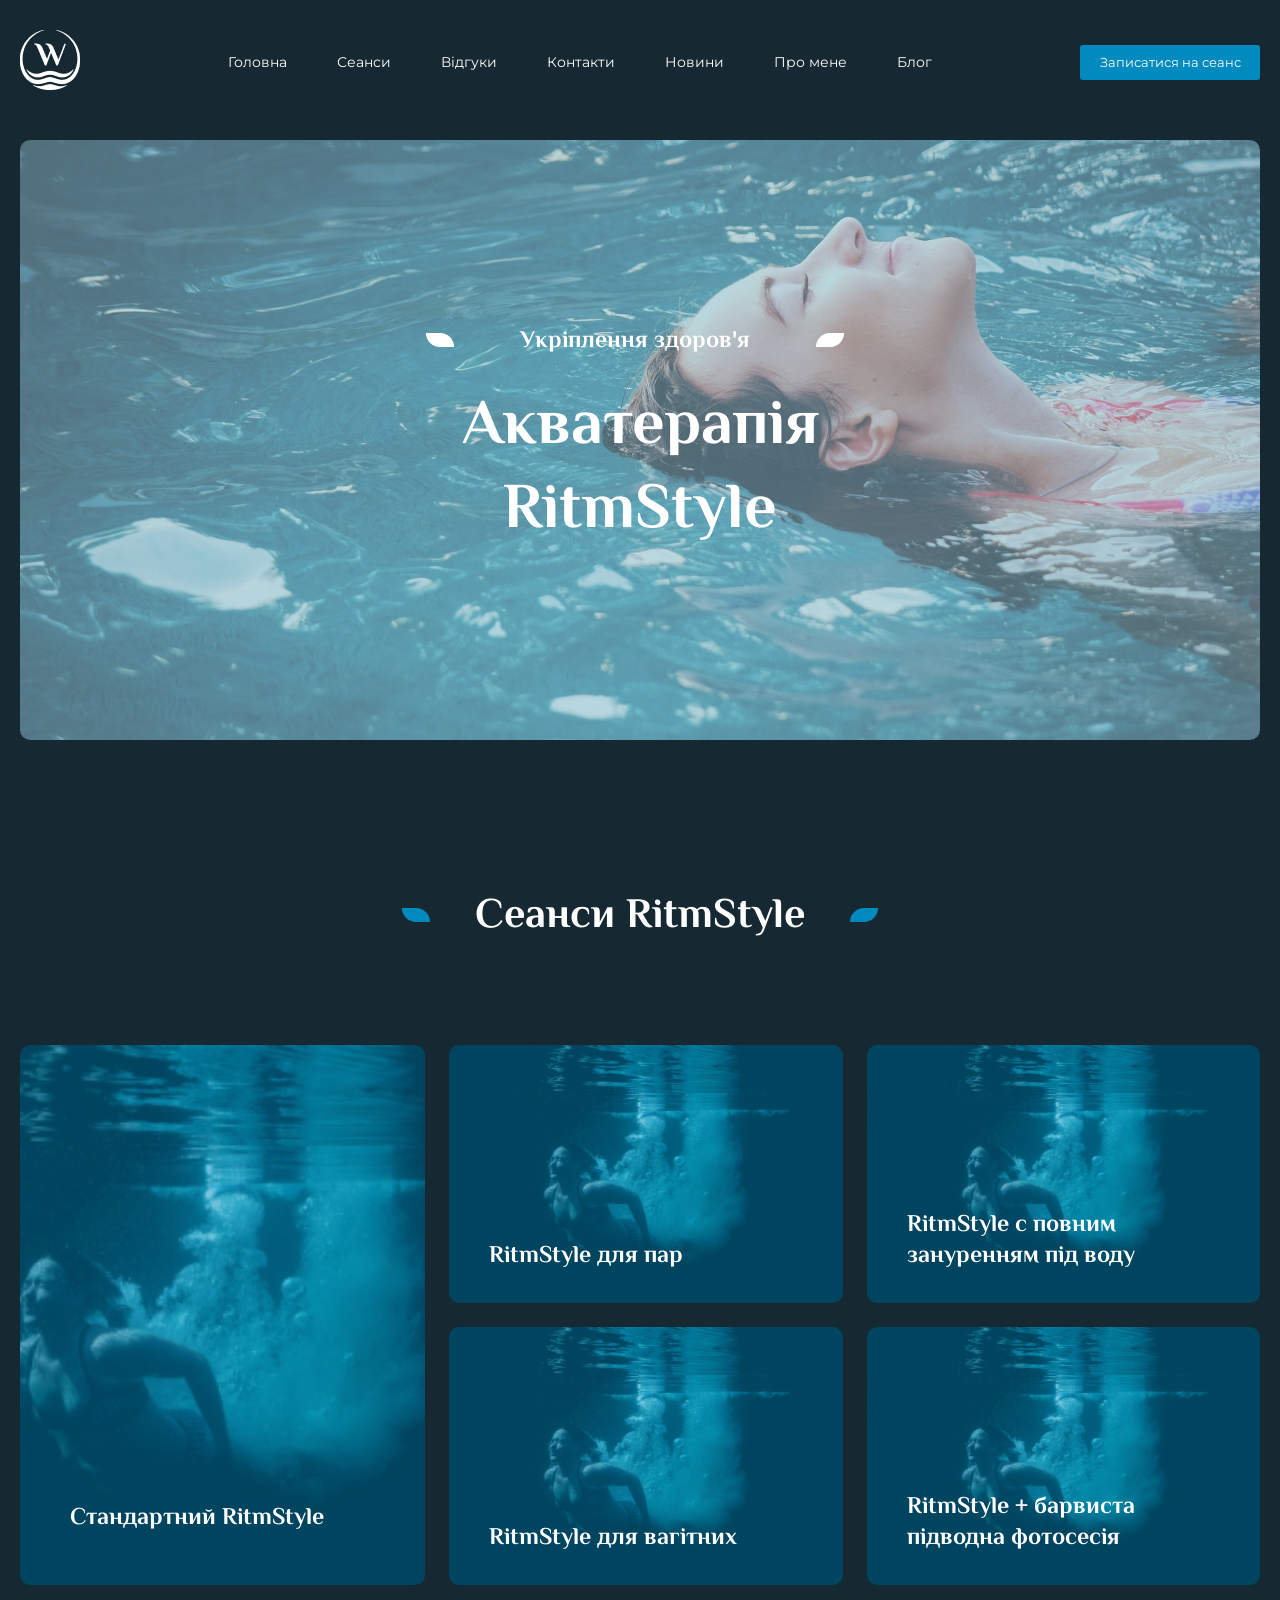
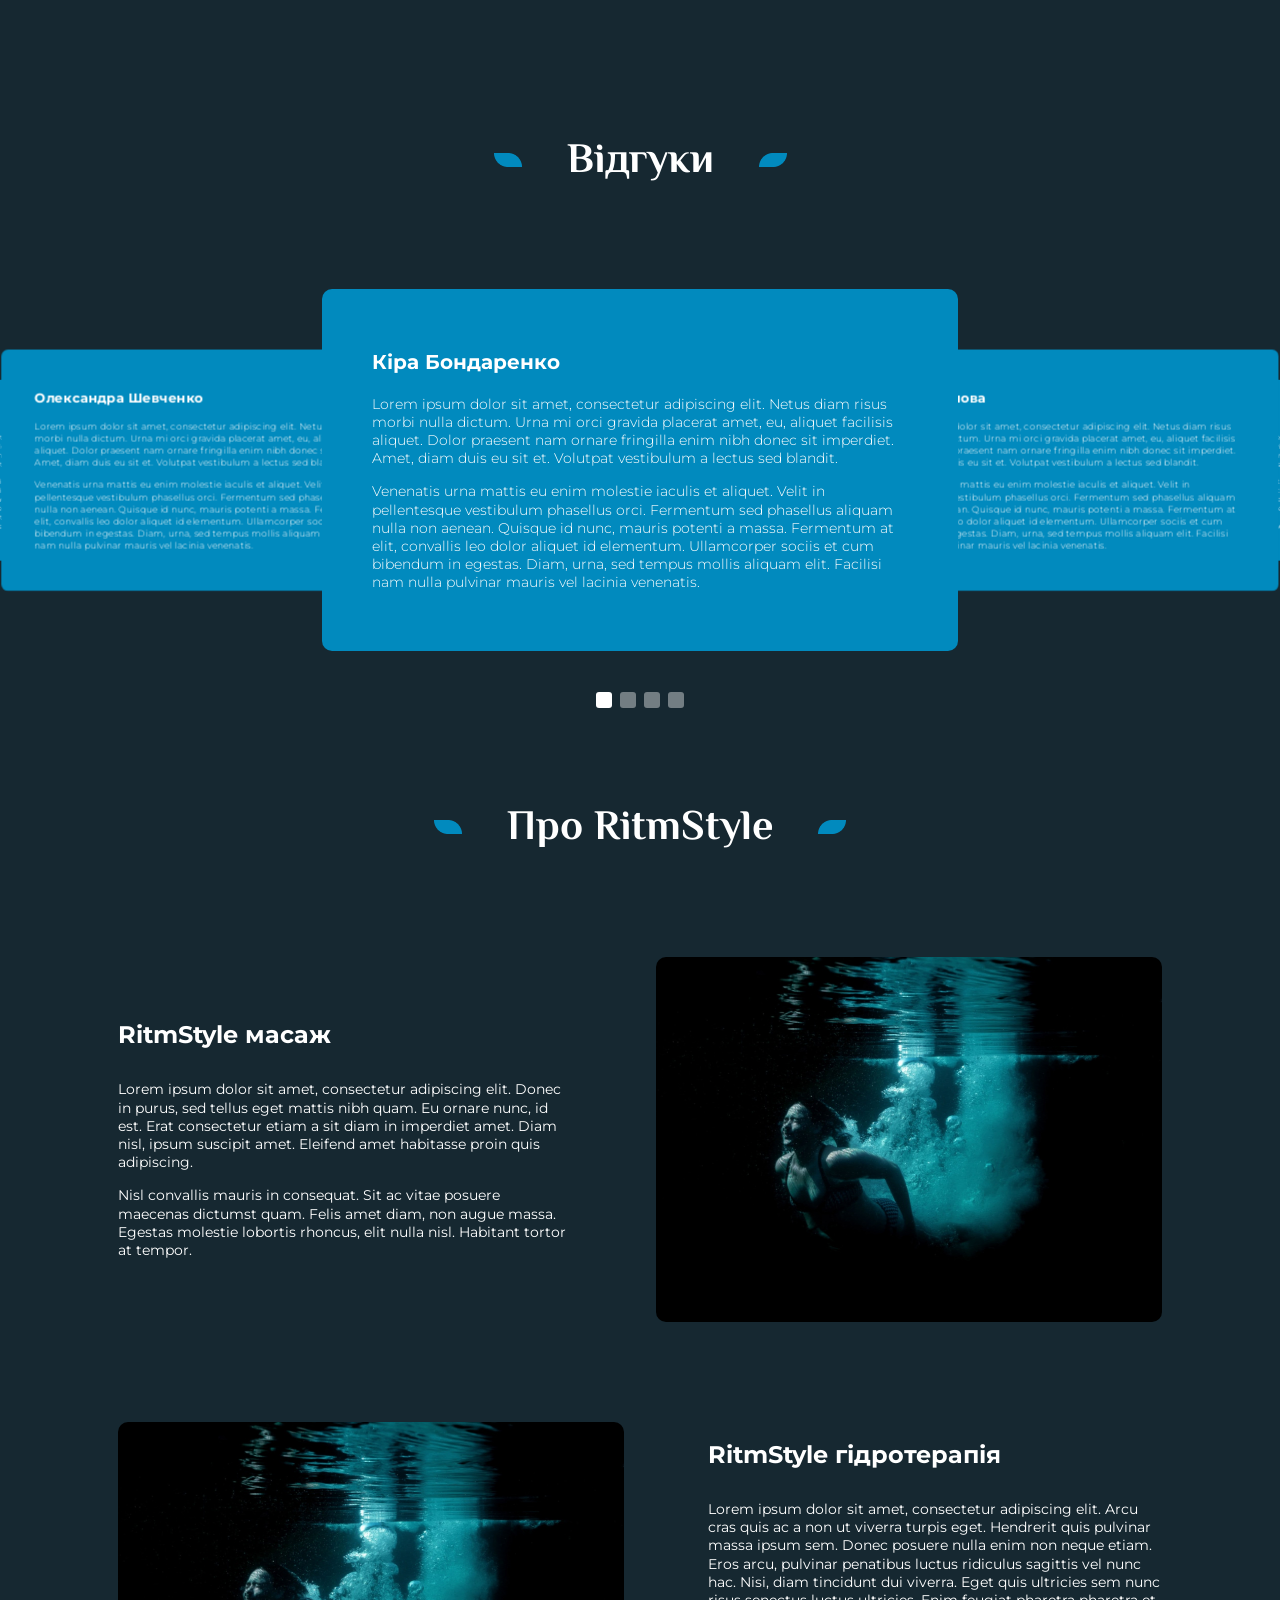
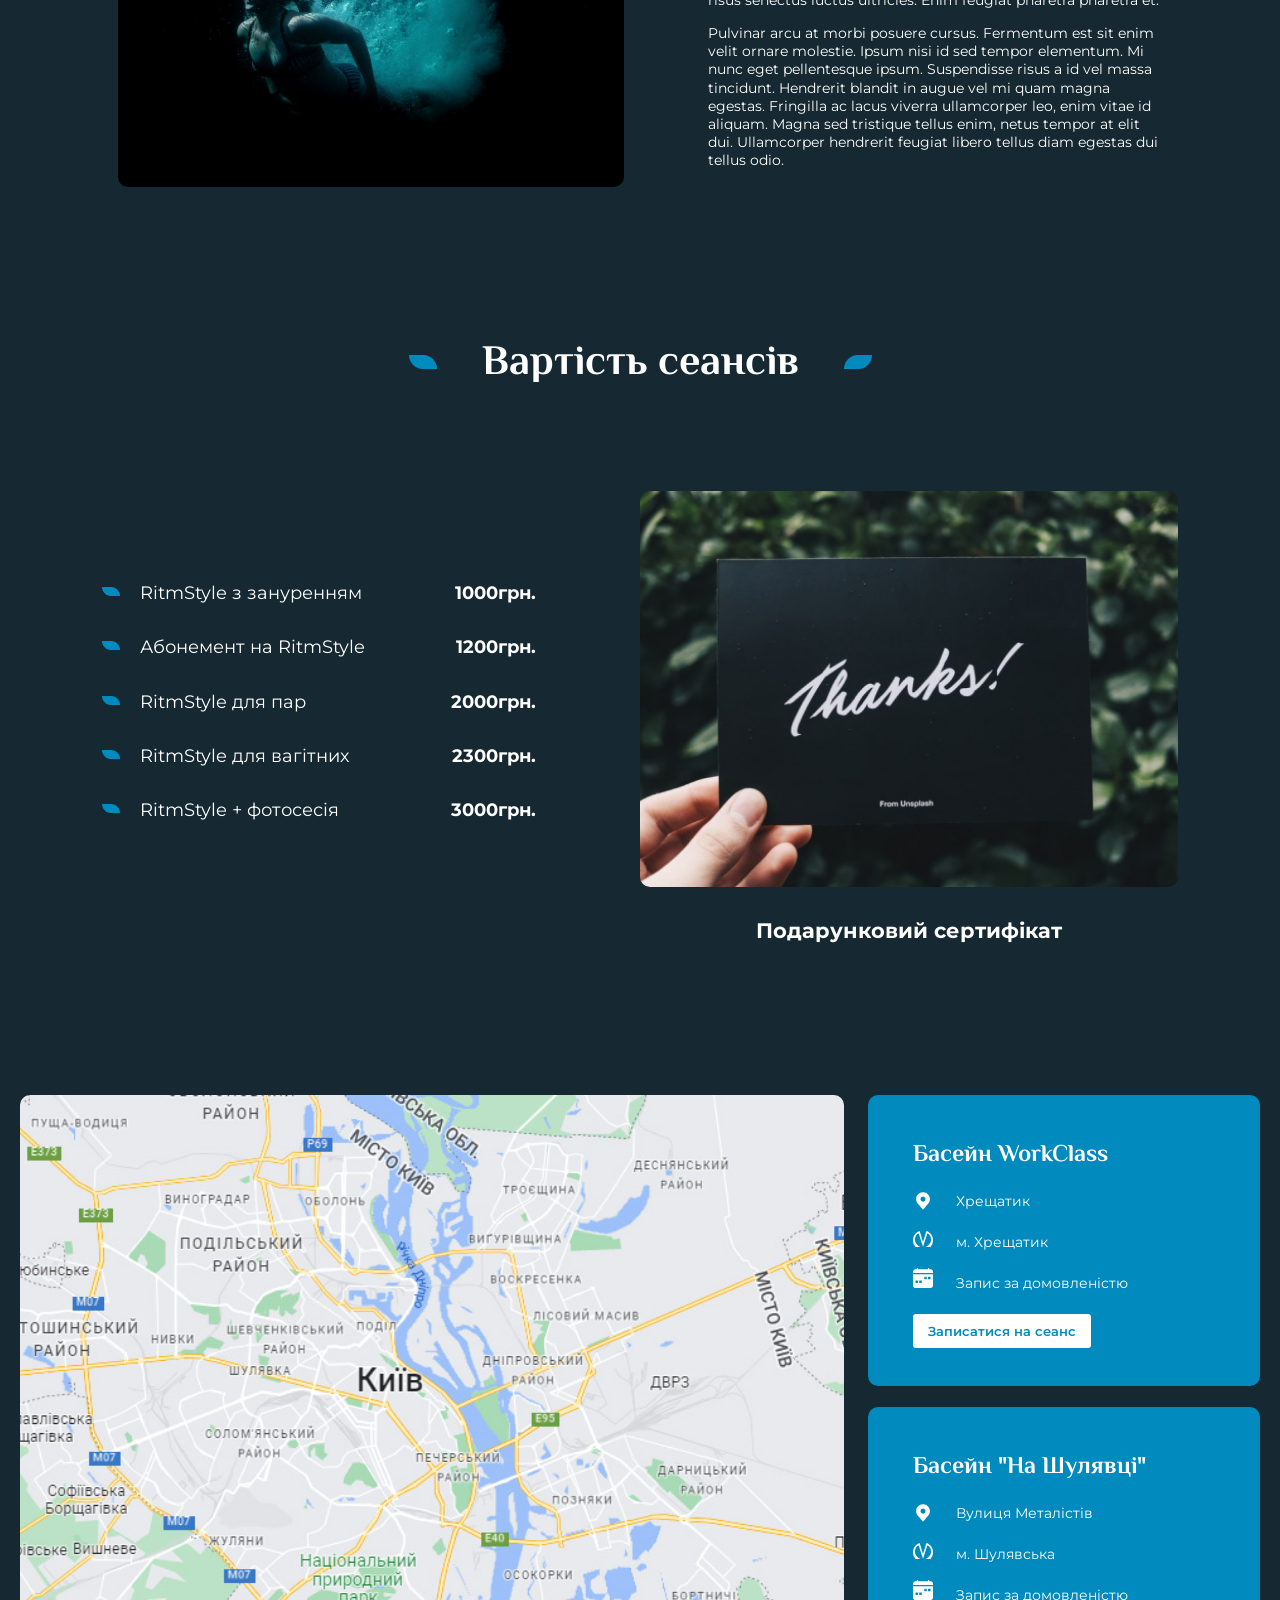
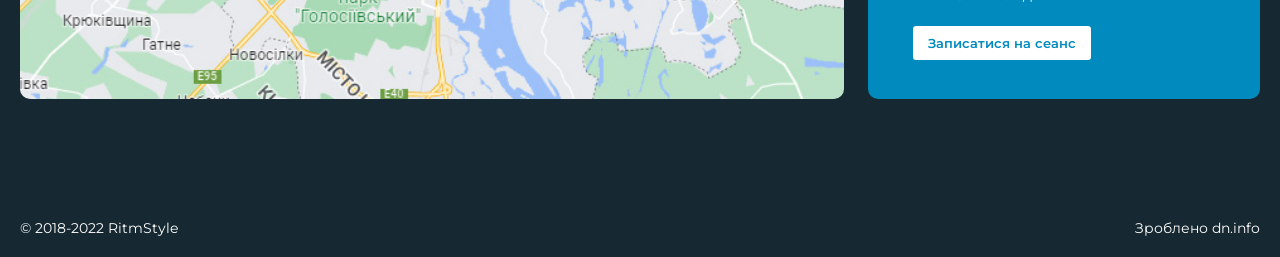
<file: index.html>
<!DOCTYPE html>
<html lang="en">
<head>
    <meta charset="UTF-8">
    <meta http-equiv="X-UA-Compatible" content="IE=edge">
    <meta name="viewport" content="width=device-width, initial-scale=1.0">
    <link rel="stylesheet" href="css/style.css">
    <link rel="preconnect" href="https://fonts.googleapis.com">
    <link rel="preconnect" href="https://fonts.gstatic.com" crossorigin>
    <link href="https://fonts.googleapis.com/css2?family=El+Messiri:wght@700&family=Montserrat:wght@300;400;600;700&display=swap" rel="stylesheet">
    <link rel="stylesheet" href="https://unpkg.com/swiper@8/swiper-bundle.min.css"/>
    <title>Aquatherapy</title>
</head>
<body>
    <div class="wrapper">
        <header class="header">
            <div class="header__container _container">
                <div class="header__main">
                    <div class="header__logo">
                        <a class="logo__link" href=""><img src="img/logo/logo.png" alt="" class="logo"></a>
                    </div>
                    <div class="header__menu menu">
                        <ul class="menu__list">
                            <li class="menu__item">
                                <a href="#" class="menu__link menu-burger__link">Головна</a>
                            </li>
                            <li class="menu__item">
                                <a href="#" class="menu__link menu-burger__link">Сеанси</a>
                            </li>
                            <li class="menu__item">
                                <a href="#" class="menu__link menu-burger__link">Відгуки</a>
                            </li>
                            <li class="menu__item">
                                <a href="#" class="menu__link menu-burger__link">Контакти</a>
                            </li>
                            <li class="menu__item">
                                <a href="#" class="menu__link menu-burger__link">Новини</a>
                            </li>
                            <li class="menu__item">
                                <a href="#" class="menu__link menu-burger__link">Про мене</a>
                            </li>
                            <li class="menu__item">
                                <a href="#" class="menu__link menu-burger__link">Блог</a>
                            </li>
                        </ul>
                    </div>
                    <div class="header__button"><a href="" class="button">Записатися на сеанс</a></div>
                    <div class="header__menu-icon">
                        <span></span>
                    </div>
                </div>
            </div>
        </header>
        <main class="page">
            <div class="page__container _container">
                <div class="page__main-block main-block">
                    <div class="main-block__bg">
                        <div class="main-block__titles main-titles">
                            <div class="main-titles__subtitle main-subtitle">
                                <div class="sibtitle__icon"><img src="img/icons/title/title_left_white.png" alt=""></div>
                                <h2 class="subtitle__messiri">Укріплення здоров'я</h2> 
                                <div class="sibtitle__icon"><img src="img/icons/title/title_right_white.png" alt=""></div>
                            </div>
                            <h1 class="main__block-title">Акватерапія RitmStyle</h1> 
                        </div>
                    </div>
                </div>
            </div>
            <div class="page__sessions sessions">
                <div class="sessions__container _container">
                    <div class="sessions__title title-messiri">
                        <div class="title-messiri__icon"><img src="img/icons/title/title_left.png" alt=""></div>
                        <h2 class="title__messiri-h2">Сеанси RitmStyle</h2> 
                        <div class="title-messiri__icon"><img src="img/icons/title/title_right.png" alt=""></div>
                    </div>
                    <div class="sessions__cards cards">
                        <div class="cards__first-section first-section">
                            <div class="first-section__card">
                                <h3 class="card__name">Стандартний RitmStyle</h3>
                                <div class="card__rectangel"></div>
                            </div>
                        </div>
                        <div class="cards__second-section second-section">
                            <div class="second-section__windows windows">
                                <div class="window">
                                    <div class="window__card card">
                                        <h3 class="card__name card__name-small">RitmStyle для пар</h3>
                                        <div class="card__rectangel"></div>
                                    </div>
                                    <div class="window__card card">
                                        <h3 class="card__name card__name-small">RitmStyle с повним зануренням під воду</h3>
                                        <div class="card__rectangel"></div>
                                    </div>
                                </div>
                                <div class="window">
                                    <div class="window__card card">
                                        <h3 class="card__name card__name-small">RitmStyle для вагітних</h3>
                                        <div class="card__rectangel"></div>
                                    </div>
                                    <div class="window__card card">
                                        <h3 class="card__name card__name-small">RitmStyle + барвиста підводна фотосесія</h3>
                                        <div class="card__rectangel"></div>
                                    </div>
                                </div>
                            </div>
                        </div>
                    </div>
                </div>
            </div>
            <div class="page__feedbacks feedbacks">
                <div class="feedbacks__title title-messiri">
                    <div class="title-messiri__icon"><img src="img/icons/title/title_left.png" alt=""></div>
                    <h2 class="title__messiri-h2">Відгуки</h2> 
                    <div class="title-messiri__icon"><img src="img/icons/title/title_right.png" alt=""></div>
                </div>
                <div class="feedbacks__swiper-container swiper-container">
                    <div class="swiper-wrapper">
                        <div class="swiper-slide">
                            <div class="swiper__body">
                                <div class="swiper__title">Кіра Бондаренко</div>
                                <div class="swiper__text">
                                    <p>Lorem ipsum dolor sit amet, consectetur adipiscing elit. Netus diam risus morbi nulla dictum. Urna mi orci gravida placerat amet, eu, aliquet facilisis aliquet. 
                                    Dolor praesent nam ornare fringilla enim nibh donec sit imperdiet. Amet, diam duis eu sit et. Volutpat vestibulum a lectus sed blandit.</p>
                                    <p>Venenatis urna mattis eu enim molestie iaculis et aliquet. Velit in pellentesque vestibulum phasellus orci. 
                                    Fermentum sed phasellus aliquam nulla non aenean. Quisque id nunc, mauris potenti a massa. Fermentum at elit, convallis leo dolor aliquet id elementum. Ullamcorper sociis et cum bibendum in egestas. Diam, urna, sed tempus mollis aliquam elit. Facilisi nam nulla pulvinar mauris vel lacinia venenatis.</p>
                                </div>
                            </div>
                        </div>
                        <div class="swiper-slide">
                            <div class="swiper__body">
                                <div class="swiper__title">Яна Жернова</div>
                                <div class="swiper__text">
                                    <p>Lorem ipsum dolor sit amet, consectetur adipiscing elit. Netus diam risus morbi nulla dictum. Urna mi orci gravida placerat amet, eu, aliquet facilisis aliquet. 
                                    Dolor praesent nam ornare fringilla enim nibh donec sit imperdiet. Amet, diam duis eu sit et. Volutpat vestibulum a lectus sed blandit.</p>
                                    <p>Venenatis urna mattis eu enim molestie iaculis et aliquet. Velit in pellentesque vestibulum phasellus orci. 
                                    Fermentum sed phasellus aliquam nulla non aenean. Quisque id nunc, mauris potenti a massa. Fermentum at elit, convallis leo dolor aliquet id elementum. Ullamcorper sociis et cum bibendum in egestas. Diam, urna, sed tempus mollis aliquam elit. Facilisi nam nulla pulvinar mauris vel lacinia venenatis.</p>
                                </div>
                            </div>
                        </div>
                        <div class="swiper-slide">
                            <div class="swiper__body">
                                <div class="swiper__title">Аня Петрова</div>
                                <div class="swiper__text">
                                    <p>Lorem ipsum dolor sit amet, consectetur adipiscing elit. Netus diam risus morbi nulla dictum. Urna mi orci gravida placerat amet, eu, aliquet facilisis aliquet. 
                                    Dolor praesent nam ornare fringilla enim nibh donec sit imperdiet. Amet, diam duis eu sit et. Volutpat vestibulum a lectus sed blandit.</p>
                                    <p>Venenatis urna mattis eu enim molestie iaculis et aliquet. Velit in pellentesque vestibulum phasellus orci. 
                                    Fermentum sed phasellus aliquam nulla non aenean. Quisque id nunc, mauris potenti a massa. Fermentum at elit, convallis leo dolor aliquet id elementum. Ullamcorper sociis et cum bibendum in egestas. Diam, urna, sed tempus mollis aliquam elit. Facilisi nam nulla pulvinar mauris vel lacinia venenatis.</p>
                                </div>
                            </div>
                        </div>
                        <div class="swiper-slide">
                            <div class="swiper__body">
                                <div class="swiper__title">Олександра Шевченко</div>
                                <div class="swiper__text">
                                    <p>Lorem ipsum dolor sit amet, consectetur adipiscing elit. Netus diam risus morbi nulla dictum. Urna mi orci gravida placerat amet, eu, aliquet facilisis aliquet. 
                                    Dolor praesent nam ornare fringilla enim nibh donec sit imperdiet. Amet, diam duis eu sit et. Volutpat vestibulum a lectus sed blandit.</p>
                                    <p>Venenatis urna mattis eu enim molestie iaculis et aliquet. Velit in pellentesque vestibulum phasellus orci. 
                                    Fermentum sed phasellus aliquam nulla non aenean. Quisque id nunc, mauris potenti a massa. Fermentum at elit, convallis leo dolor aliquet id elementum. Ullamcorper sociis et cum bibendum in egestas. Diam, urna, sed tempus mollis aliquam elit. Facilisi nam nulla pulvinar mauris vel lacinia venenatis.</p>
                                </div>
                            </div>
                        </div>
                    </div>
                    <div class="swiper-pagination"></div>
                </div>
            </div>
            <div class="page__descriptions description">
                <div class="descriptions__container _container">
                    <div class="descriptions__about about">
                        <div class="title-messiri about__title">
                            <div class="title-messiri__icon"><img src="img/icons/title/title_left.png" alt=""></div>
                            <h2 class="title__messiri-h2">Про RitmStyle</h2> 
                            <div class="title-messiri__icon"><img src="img/icons/title/title_right.png" alt=""></div>
                        </div>
                        <div class="about__content content-about">
                            <div class="content-about__block">
                                <div class="content-about__block-text content-about__block-text-1">
                                    <h3 class="title-montserrat">RitmStyle масаж </h3>
                                    <div class="content-about__text">
                                        <p>Lorem ipsum dolor sit amet, consectetur adipiscing elit. Donec in purus, sed tellus eget mattis nibh quam. Eu ornare nunc, id est. 
                                        Erat consectetur etiam a sit diam in imperdiet amet. Diam nisl, ipsum suscipit amet. Eleifend amet habitasse proin quis adipiscing.</p>
                                        <p>Nisl convallis mauris in consequat. Sit ac vitae posuere maecenas dictumst quam. Felis amet diam, non augue massa. 
                                        Egestas molestie lobortis rhoncus, elit nulla nisl. Habitant tortor at tempor.</p>
                                    </div>
                                </div>
                                <div class="content-about-img"></div>
                            </div>
                            <div class="content-about__block">
                                <div class="content-about-img"></div>
                                <div class="content-about__block-text content-about__block-text-2">
                                    <h3 class="title-montserrat">RitmStyle гідротерапія</h3>
                                    <div class="content-about__text">
                                        <p>Lorem ipsum dolor sit amet, consectetur adipiscing elit. Arcu cras quis ac a non ut viverra turpis eget. Hendrerit quis pulvinar massa ipsum sem. 
                                        Donec posuere nulla enim non neque etiam. Eros arcu, pulvinar penatibus luctus ridiculus sagittis vel nunc hac. Nisi, diam tincidunt dui viverra. 
                                        Eget quis ultricies sem nunc risus senectus luctus ultricies. Enim feugiat pharetra pharetra et.</p>
                                        <p>Pulvinar arcu at morbi posuere cursus. Fermentum est sit enim velit ornare molestie. Ipsum nisi id sed tempor elementum. Mi nunc eget pellentesque ipsum. 
                                        Suspendisse risus a id vel massa tincidunt. Hendrerit blandit in augue vel mi quam magna egestas. Fringilla ac lacus viverra ullamcorper leo, enim vitae id aliquam. 
                                         Magna sed tristique tellus enim, netus tempor at elit dui. Ullamcorper hendrerit feugiat libero tellus diam egestas dui tellus odio.</p>
                                    </div>
                                </div>
                            </div>
                        </div>
                    </div>
                </div>
            </div>
            <div class="page__price price">
                <div class="price__container">
                    <div class="price__title title-messiri">
                        <div class="title-messiri__icon"><img src="img/icons/title/title_left.png" alt=""></div>
                        <h2 class="title__messiri-h2">Вартість сеансів</h2> 
                        <div class="title-messiri__icon"><img src="img/icons/title/title_right.png" alt=""></div>
                    </div>
                    <div class="prise__block">
                        <div class="prise__block-list">
                            <div class="price__line">
                                <div class="price__line-icon">
                                    <div class="title-messiri__icon"><img src="img/icons/title/title_left_small.png" alt=""></div>
                                    <div class="servise">RitmStyle з зануренням</div>
                                </div>
                                <div class="price__value">1000грн.</div>
                            </div>
                            <div class="price__line">
                                <div class="price__line-icon">
                                    <div class="title-messiri__icon"><img src="img/icons/title/title_left_small.png" alt=""></div>
                                    <div class="servise">Абонемент на RitmStyle</div>
                                </div>
                                <div class="price__value">1200грн.</div>
                            </div>
                            <div class="price__line">
                                <div class="price__line-icon">
                                    <div class="title-messiri__icon"><img src="img/icons/title/title_left_small.png" alt=""></div>
                                    <div class="servise">RitmStyle для пар</div>
                                </div>
                                <div class="price__value">2000грн.</div>
                            </div>
                            <div class="price__line">
                                <div class="price__line-icon">
                                    <div class="title-messiri__icon"><img src="img/icons/title/title_left_small.png" alt=""></div>
                                    <div class="servise">RitmStyle для вагітних</div>
                                </div>
                                <div class="price__value">2300грн.</div>
                            </div>
                            <div class="price__line">
                                <div class="price__line-icon">
                                    <div class="title-messiri__icon"><img src="img/icons/title/title_left_small.png" alt=""></div>
                                    <div class="servise">RitmStyle + фотосесія</div>
                                </div>
                                <div class="price__value">3000грн.</div>
                            </div>
                        </div>
                        <div class="prise__block-certificate">
                            <div class="certificate__img"></div>
                            <h3 class="certificate__text">Подарунковий сертифікат </h3>
                        </div>
                    </div>
                </div>
            </div>
            <div class="page__map map">
                <div class="map__container _container">
                    <div class="map__position position">
                        <div class="position__img"></div>
                    </div>
                    <div class="map__places places">
                        <div class="places__card">
                            <div class="places__card-title">Басейн WorkClass</div>
                            <div class="places__card-location location">
                                <div class="location__icons">
                                    <div class="adress__img"><img src="img/icons/location.png" alt=""></div>
                                    <div class="adress__img"><img src="img/icons/subwey.png" alt=""></div>
                                    <div class="adress__img"><img src="img/icons/calendar.png" alt=""></div>
                                </div>
                                <div class="location__texts">
                                    <div class="adress__text">Хрещатик</div>
                                    <div class="adress__text">м. Хрещатик</div>
                                    <div class="adress__text">Запис за домовленістю</div>
                                </div>
                            </div>
                            <div class="places__card-button"><a href="" class="card-button">Записатися на сеанс</a></div>
                        </div>
                        <div class="places__card">
                            <div class="places__card-title">Басейн "На Шулявці"</div>
                            <div class="places__card-location location">
                                <div class="location__icons">
                                    <div class="adress__img"><img src="img/icons/location.png" alt=""></div>
                                    <div class="adress__img"><img src="img/icons/subwey.png" alt=""></div>
                                    <div class="adress__img"><img src="img/icons/calendar.png" alt=""></div>
                                </div>
                                <div class="location__texts">
                                    <div class="adress__text">Вулиця Металістів</div>
                                    <div class="adress__text">м. Шулявська</div>
                                    <div class="adress__text">Запис за домовленістю</div>
                                </div>
                            </div>
                            <div class="places__card-button"><a href="" class="card-button">Записатися на сеанс</a></div>
                        </div>
                    </div>
                </div>
            </div>
        </main>
        <footer class="footer">
            <div class="footer__container _container">
                <div class="footer__block">
                    <div class="footer__copy">© 2018-2022 RitmStyle</div>
                    <div class="footer__made">Зроблено dn.info</div>
                </div>
            </div>
        </footer>
    </div>
    <script src="https://unpkg.com/swiper@8/swiper-bundle.min.js"></script>
    <script src="js/script.js"></script>
</body>
</html>
</file>
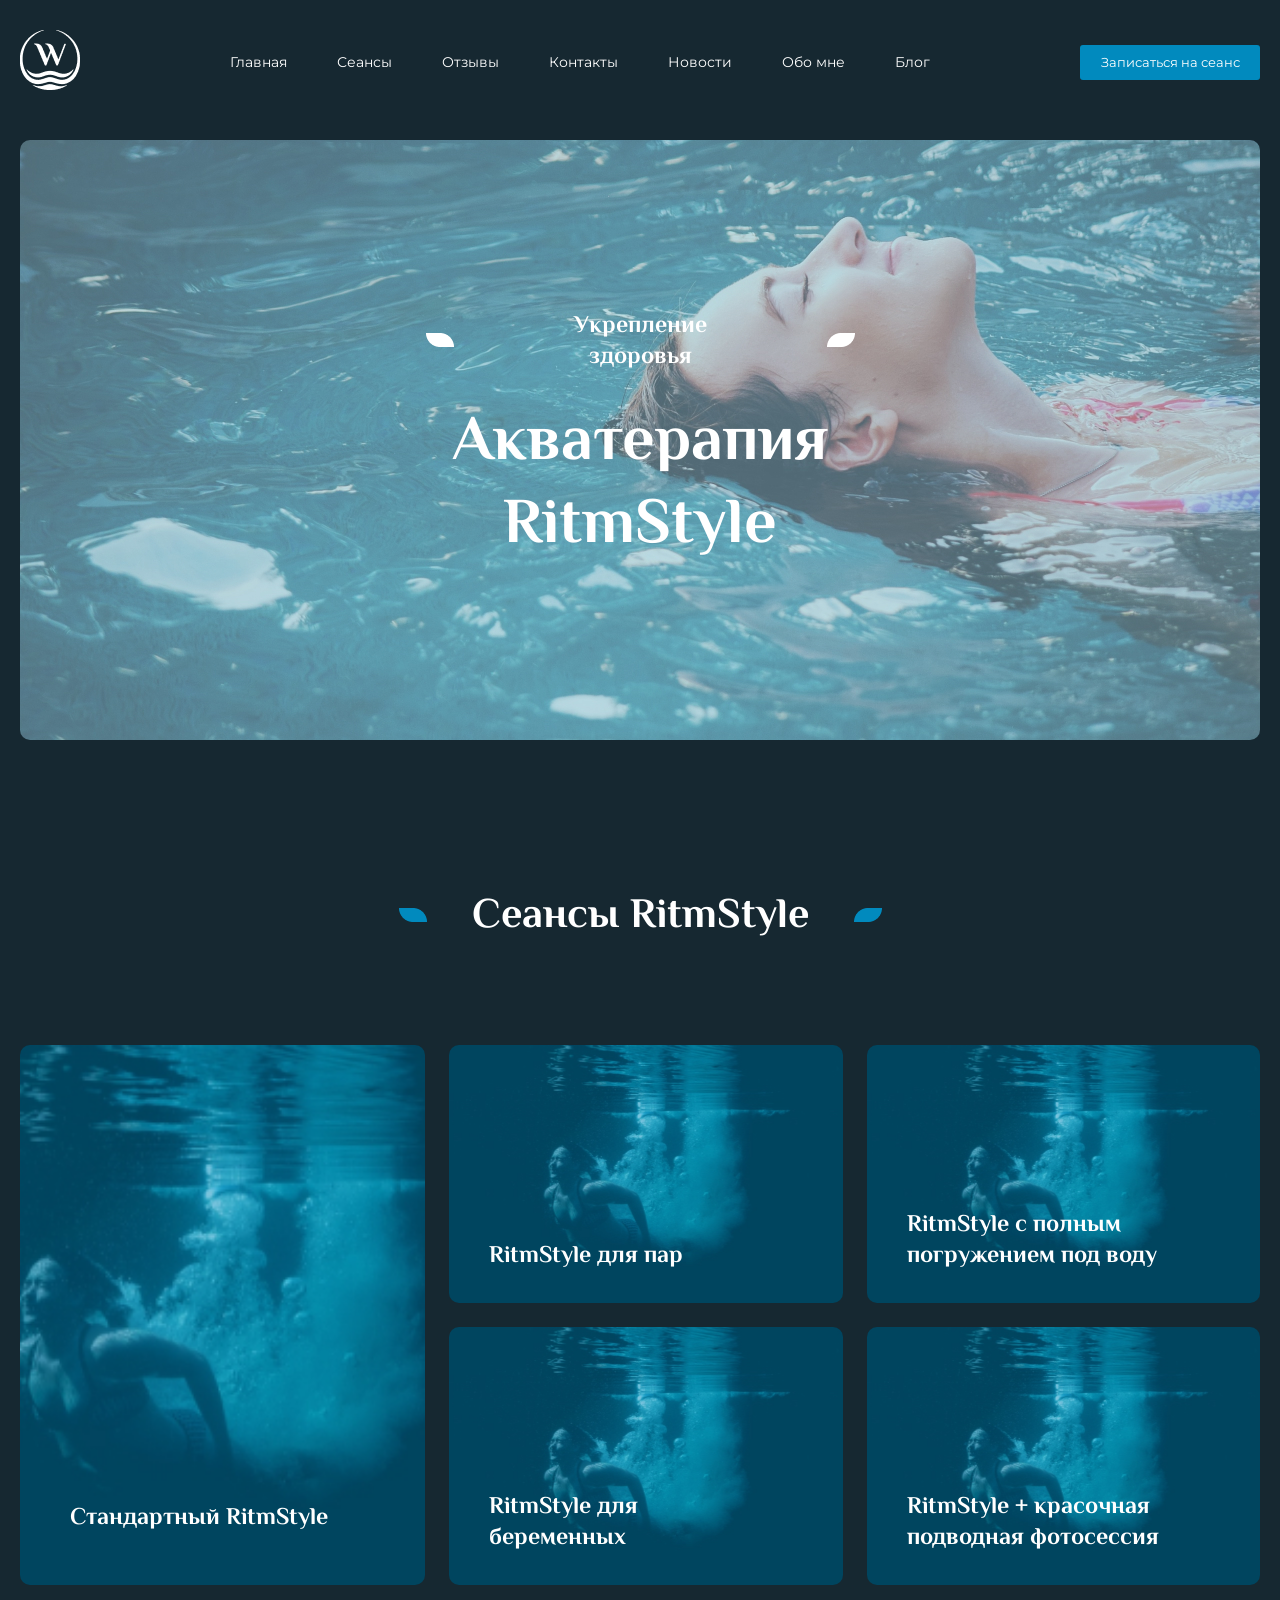
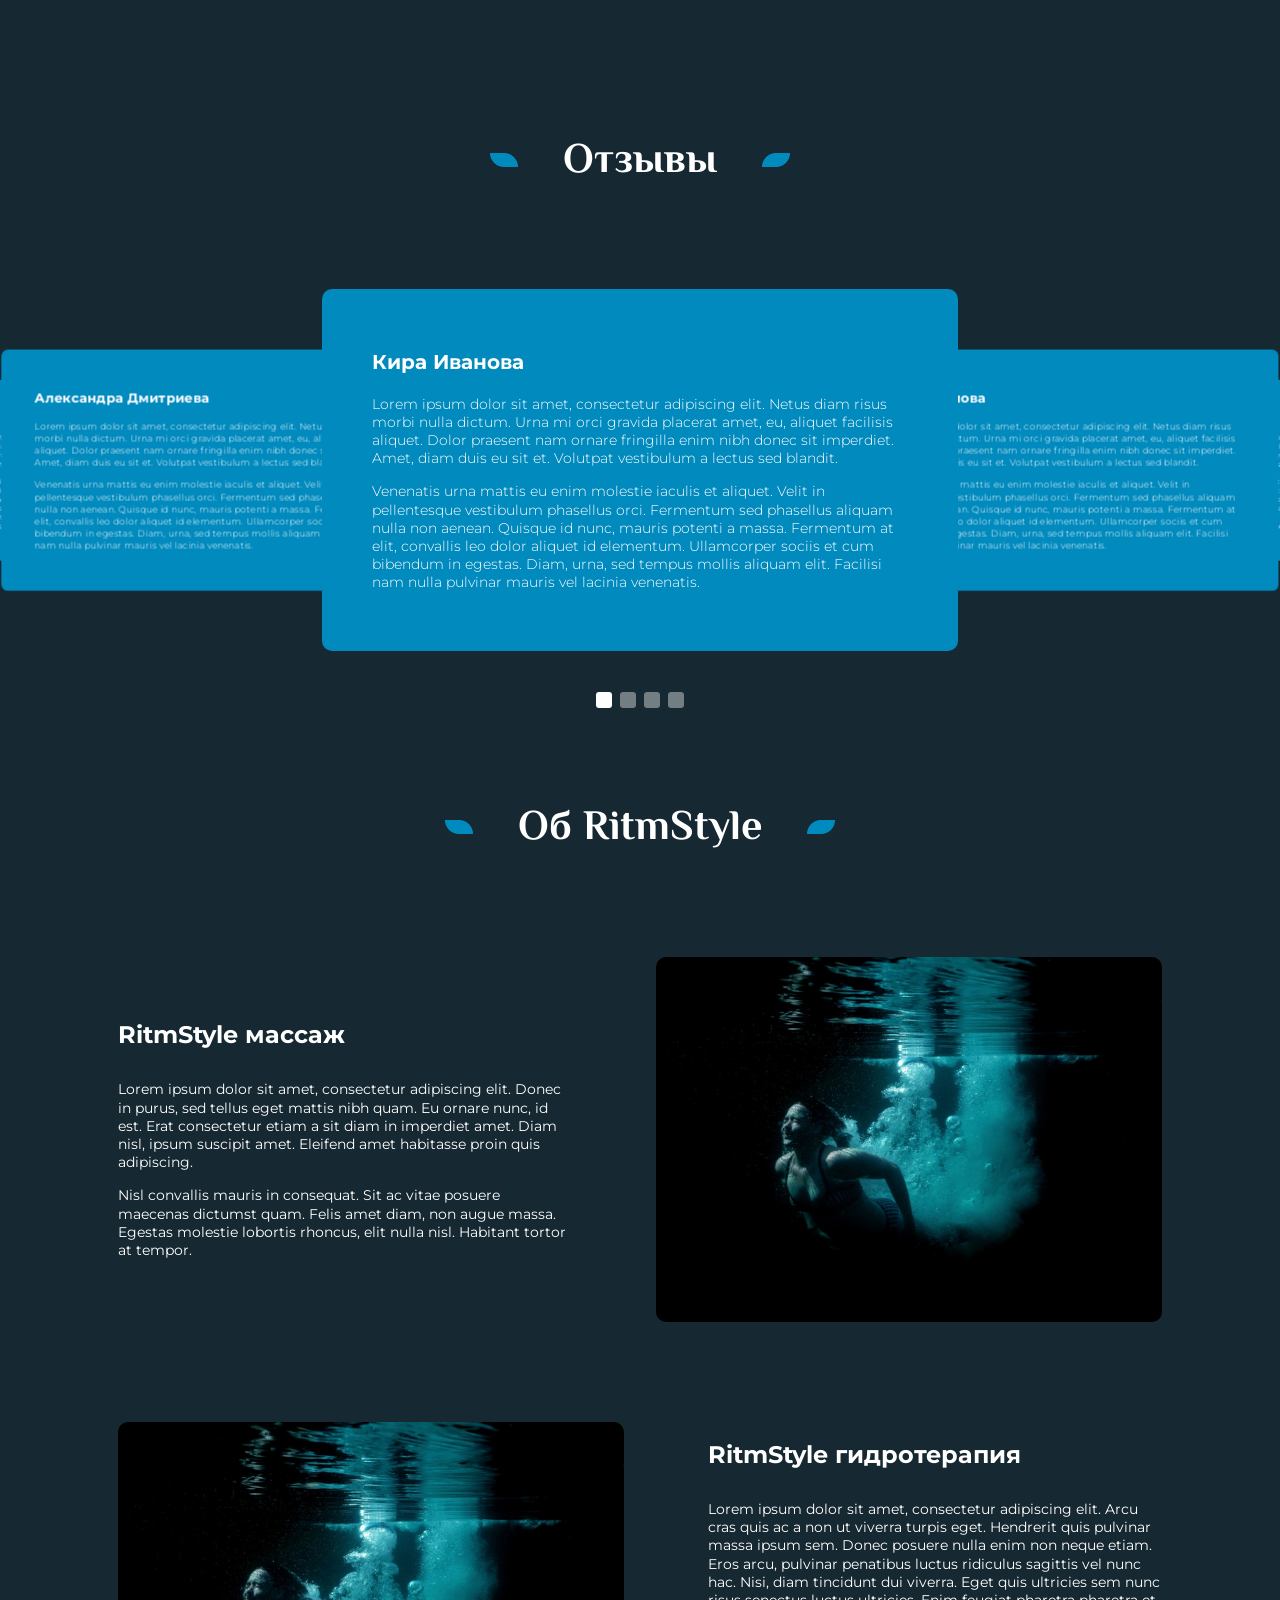
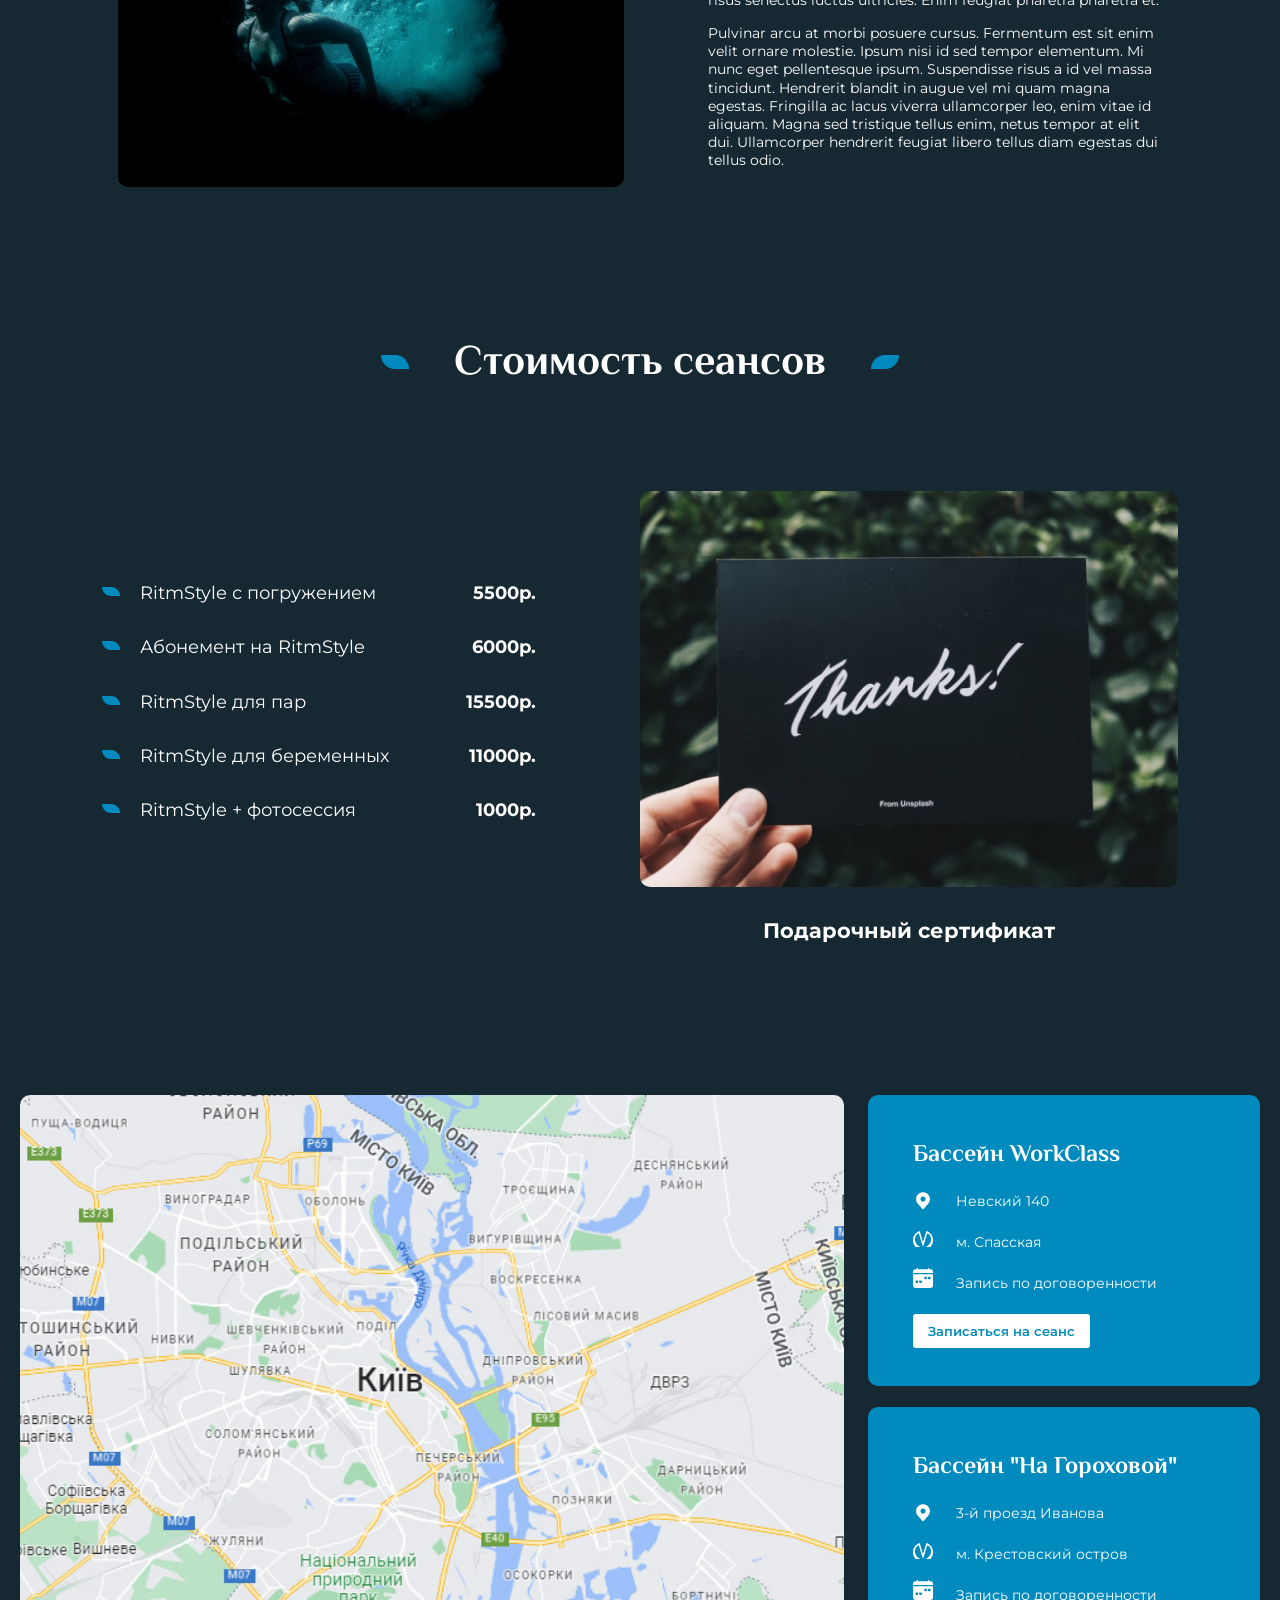
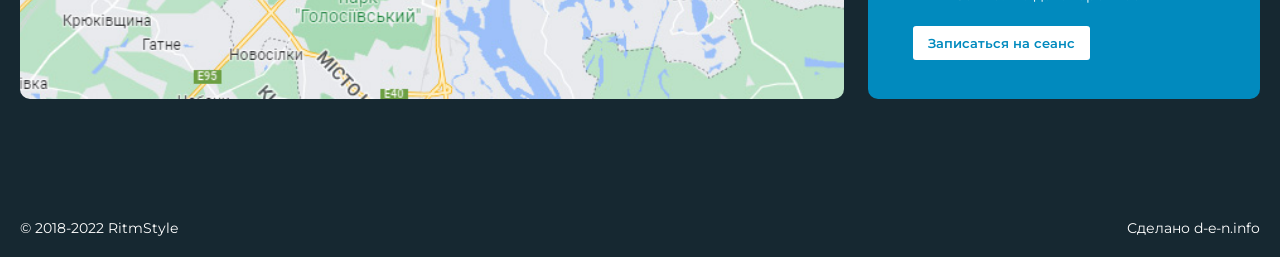
<file: html/index.html>
<!DOCTYPE html>
<html lang="en">
<head>
    <meta charset="UTF-8">
    <meta http-equiv="X-UA-Compatible" content="IE=edge">
    <meta name="viewport" content="width=device-width, initial-scale=1.0">
    <link rel="stylesheet" href="../css/style.css">
    <link rel="preconnect" href="https://fonts.googleapis.com">
    <link rel="preconnect" href="https://fonts.gstatic.com" crossorigin>
    <link href="https://fonts.googleapis.com/css2?family=El+Messiri:wght@700&family=Montserrat:wght@300;400;600;700&display=swap" rel="stylesheet">
    <link rel="stylesheet" href="https://unpkg.com/swiper@8/swiper-bundle.min.css"/>
    <title>Aquatherapy</title>
</head>
<body>
    <div class="wrapper">
        <header class="header">
            <div class="header__container _container">
                <div class="header__main">
                    <div class="header__logo">
                        <a class="logo__link" href=""><img src="../img/logo/logo.png" alt="" class="logo"></a>
                    </div>
                    <div class="header__menu menu">
                        <ul class="menu__list">
                            <li class="menu__item">
                                <a href="#" class="menu__link menu-burger__link">Главная</a>
                            </li>
                            <li class="menu__item">
                                <a href="#" class="menu__link menu-burger__link">Сеансы</a>
                            </li>
                            <li class="menu__item">
                                <a href="#" class="menu__link menu-burger__link">Отзывы</a>
                            </li>
                            <li class="menu__item">
                                <a href="#" class="menu__link menu-burger__link">Контакты</a>
                            </li>
                            <li class="menu__item">
                                <a href="#" class="menu__link menu-burger__link">Новости</a>
                            </li>
                            <li class="menu__item">
                                <a href="#" class="menu__link menu-burger__link">Обо мне</a>
                            </li>
                            <li class="menu__item">
                                <a href="#" class="menu__link menu-burger__link">Блог</a>
                            </li>
                        </ul>
                    </div>
                    <div class="header__button"><a href="" class="button">Записаться на сеанс</a></div>
                    <div class="header__menu-icon">
                        <span></span>
                    </div>
                </div>
            </div>
        </header>
        <main class="page">
            <div class="page__container _container">
                <div class="page__main-block main-block">
                    <div class="main-block__bg">
                        <div class="main-block__titles main-titles">
                            <div class="main-titles__subtitle main-subtitle">
                                <div class="sibtitle__icon"><img src="../img/icons/title/title_left_white.png" alt=""></div>
                                <h2 class="subtitle__messiri">Укрепление здоровья</h2> 
                                <div class="sibtitle__icon"><img src="../img/icons/title/title_right_white.png" alt=""></div>
                            </div>
                            <h1 class="main__block-title">Акватерапия RitmStyle</h1> 
                        </div>
                    </div>
                </div>
            </div>
            <div class="page__sessions sessions">
                <div class="sessions__container _container">
                    <div class="sessions__title title-messiri">
                        <div class="title-messiri__icon"><img src="../img/icons/title/title_left.png" alt=""></div>
                        <h2 class="title__messiri-h2">Сеансы RitmStyle</h2> 
                        <div class="title-messiri__icon"><img src="../img/icons/title/title_right.png" alt=""></div>
                    </div>
                    <div class="sessions__cards cards">
                        <div class="cards__first-section first-section">
                            <div class="first-section__card">
                                <h3 class="card__name">Стандартный RitmStyle</h3>
                                <div class="card__rectangel"></div>
                            </div>
                        </div>
                        <div class="cards__second-section second-section">
                            <div class="second-section__windows windows">
                                <div class="window">
                                    <div class="window__card card">
                                        <h3 class="card__name card__name-small">RitmStyle для пар</h3>
                                        <div class="card__rectangel"></div>
                                    </div>
                                    <div class="window__card card">
                                        <h3 class="card__name card__name-small">RitmStyle с полным погружением под воду</h3>
                                        <div class="card__rectangel"></div>
                                    </div>
                                </div>
                                <div class="window">
                                    <div class="window__card card">
                                        <h3 class="card__name card__name-small">RitmStyle для беременных</h3>
                                        <div class="card__rectangel"></div>
                                    </div>
                                    <div class="window__card card">
                                        <h3 class="card__name card__name-small">RitmStyle + красочная подводная фотосессия</h3>
                                        <div class="card__rectangel"></div>
                                    </div>
                                </div>
                            </div>
                        </div>
                    </div>
                </div>
            </div>
            <div class="page__feedbacks feedbacks">
                <div class="feedbacks__title title-messiri">
                    <div class="title-messiri__icon"><img src="../img/icons/title/title_left.png" alt=""></div>
                    <h2 class="title__messiri-h2">Отзывы</h2> 
                    <div class="title-messiri__icon"><img src="../img/icons/title/title_right.png" alt=""></div>
                </div>
                <div class="feedbacks__swiper-container swiper-container">
                    <div class="swiper-wrapper">
                        <div class="swiper-slide">
                            <div class="swiper__body">
                                <div class="swiper__title">Кира Иванова</div>
                                <div class="swiper__text">
                                    <p>Lorem ipsum dolor sit amet, consectetur adipiscing elit. Netus diam risus morbi nulla dictum. Urna mi orci gravida placerat amet, eu, aliquet facilisis aliquet. 
                                    Dolor praesent nam ornare fringilla enim nibh donec sit imperdiet. Amet, diam duis eu sit et. Volutpat vestibulum a lectus sed blandit.</p>
                                    <p>Venenatis urna mattis eu enim molestie iaculis et aliquet. Velit in pellentesque vestibulum phasellus orci. 
                                    Fermentum sed phasellus aliquam nulla non aenean. Quisque id nunc, mauris potenti a massa. Fermentum at elit, convallis leo dolor aliquet id elementum. Ullamcorper sociis et cum bibendum in egestas. Diam, urna, sed tempus mollis aliquam elit. Facilisi nam nulla pulvinar mauris vel lacinia venenatis.</p>
                                </div>
                            </div>
                        </div>
                        <div class="swiper-slide">
                            <div class="swiper__body">
                                <div class="swiper__title">Яна Жернова</div>
                                <div class="swiper__text">
                                    <p>Lorem ipsum dolor sit amet, consectetur adipiscing elit. Netus diam risus morbi nulla dictum. Urna mi orci gravida placerat amet, eu, aliquet facilisis aliquet. 
                                    Dolor praesent nam ornare fringilla enim nibh donec sit imperdiet. Amet, diam duis eu sit et. Volutpat vestibulum a lectus sed blandit.</p>
                                    <p>Venenatis urna mattis eu enim molestie iaculis et aliquet. Velit in pellentesque vestibulum phasellus orci. 
                                    Fermentum sed phasellus aliquam nulla non aenean. Quisque id nunc, mauris potenti a massa. Fermentum at elit, convallis leo dolor aliquet id elementum. Ullamcorper sociis et cum bibendum in egestas. Diam, urna, sed tempus mollis aliquam elit. Facilisi nam nulla pulvinar mauris vel lacinia venenatis.</p>
                                </div>
                            </div>
                        </div>
                        <div class="swiper-slide">
                            <div class="swiper__body">
                                <div class="swiper__title">Аня Петрова</div>
                                <div class="swiper__text">
                                    <p>Lorem ipsum dolor sit amet, consectetur adipiscing elit. Netus diam risus morbi nulla dictum. Urna mi orci gravida placerat amet, eu, aliquet facilisis aliquet. 
                                    Dolor praesent nam ornare fringilla enim nibh donec sit imperdiet. Amet, diam duis eu sit et. Volutpat vestibulum a lectus sed blandit.</p>
                                    <p>Venenatis urna mattis eu enim molestie iaculis et aliquet. Velit in pellentesque vestibulum phasellus orci. 
                                    Fermentum sed phasellus aliquam nulla non aenean. Quisque id nunc, mauris potenti a massa. Fermentum at elit, convallis leo dolor aliquet id elementum. Ullamcorper sociis et cum bibendum in egestas. Diam, urna, sed tempus mollis aliquam elit. Facilisi nam nulla pulvinar mauris vel lacinia venenatis.</p>
                                </div>
                            </div>
                        </div>
                        <div class="swiper-slide">
                            <div class="swiper__body">
                                <div class="swiper__title">Александра Дмитриева</div>
                                <div class="swiper__text">
                                    <p>Lorem ipsum dolor sit amet, consectetur adipiscing elit. Netus diam risus morbi nulla dictum. Urna mi orci gravida placerat amet, eu, aliquet facilisis aliquet. 
                                    Dolor praesent nam ornare fringilla enim nibh donec sit imperdiet. Amet, diam duis eu sit et. Volutpat vestibulum a lectus sed blandit.</p>
                                    <p>Venenatis urna mattis eu enim molestie iaculis et aliquet. Velit in pellentesque vestibulum phasellus orci. 
                                    Fermentum sed phasellus aliquam nulla non aenean. Quisque id nunc, mauris potenti a massa. Fermentum at elit, convallis leo dolor aliquet id elementum. Ullamcorper sociis et cum bibendum in egestas. Diam, urna, sed tempus mollis aliquam elit. Facilisi nam nulla pulvinar mauris vel lacinia venenatis.</p>
                                </div>
                            </div>
                        </div>
                    </div>
                    <div class="swiper-pagination"></div>
                </div>
            </div>
            <div class="page__descriptions description">
                <div class="descriptions__container _container">
                    <div class="descriptions__about about">
                        <div class="title-messiri about__title">
                            <div class="title-messiri__icon"><img src="../img/icons/title/title_left.png" alt=""></div>
                            <h2 class="title__messiri-h2">Об RitmStyle</h2> 
                            <div class="title-messiri__icon"><img src="../img/icons/title/title_right.png" alt=""></div>
                        </div>
                        <div class="about__content content-about">
                            <div class="content-about__block">
                                <div class="content-about__block-text content-about__block-text-1">
                                    <h3 class="title-montserrat">RitmStyle массаж </h3>
                                    <div class="content-about__text">
                                        <p>Lorem ipsum dolor sit amet, consectetur adipiscing elit. Donec in purus, sed tellus eget mattis nibh quam. Eu ornare nunc, id est. 
                                        Erat consectetur etiam a sit diam in imperdiet amet. Diam nisl, ipsum suscipit amet. Eleifend amet habitasse proin quis adipiscing.</p>
                                        <p>Nisl convallis mauris in consequat. Sit ac vitae posuere maecenas dictumst quam. Felis amet diam, non augue massa. 
                                        Egestas molestie lobortis rhoncus, elit nulla nisl. Habitant tortor at tempor.</p>
                                    </div>
                                </div>
                                <div class="content-about-img"></div>
                            </div>
                            <div class="content-about__block">
                                <div class="content-about-img"></div>
                                <div class="content-about__block-text content-about__block-text-2">
                                    <h3 class="title-montserrat">RitmStyle гидротерапия</h3>
                                    <div class="content-about__text">
                                        <p>Lorem ipsum dolor sit amet, consectetur adipiscing elit. Arcu cras quis ac a non ut viverra turpis eget. Hendrerit quis pulvinar massa ipsum sem. 
                                        Donec posuere nulla enim non neque etiam. Eros arcu, pulvinar penatibus luctus ridiculus sagittis vel nunc hac. Nisi, diam tincidunt dui viverra. 
                                        Eget quis ultricies sem nunc risus senectus luctus ultricies. Enim feugiat pharetra pharetra et.</p>
                                        <p>Pulvinar arcu at morbi posuere cursus. Fermentum est sit enim velit ornare molestie. Ipsum nisi id sed tempor elementum. Mi nunc eget pellentesque ipsum. 
                                        Suspendisse risus a id vel massa tincidunt. Hendrerit blandit in augue vel mi quam magna egestas. Fringilla ac lacus viverra ullamcorper leo, enim vitae id aliquam. 
                                         Magna sed tristique tellus enim, netus tempor at elit dui. Ullamcorper hendrerit feugiat libero tellus diam egestas dui tellus odio.</p>
                                    </div>
                                </div>
                            </div>
                        </div>
                    </div>
                </div>
            </div>
            <div class="page__price price">
                <div class="price__container">
                    <div class="price__title title-messiri">
                        <div class="title-messiri__icon"><img src="../img/icons/title/title_left.png" alt=""></div>
                        <h2 class="title__messiri-h2">Стоимость сеансов</h2> 
                        <div class="title-messiri__icon"><img src="../img/icons/title/title_right.png" alt=""></div>
                    </div>
                    <div class="prise__block">
                        <div class="prise__block-list">
                            <div class="price__line">
                                <div class="price__line-icon">
                                    <div class="title-messiri__icon"><img src="../img/icons/title/title_left_small.png" alt=""></div>
                                    <div class="servise">RitmStyle с погружением</div>
                                </div>
                                <div class="price__value">5500р.</div>
                            </div>
                            <div class="price__line">
                                <div class="price__line-icon">
                                    <div class="title-messiri__icon"><img src="../img/icons/title/title_left_small.png" alt=""></div>
                                    <div class="servise">Абонемент на RitmStyle</div>
                                </div>
                                <div class="price__value">6000р.</div>
                            </div>
                            <div class="price__line">
                                <div class="price__line-icon">
                                    <div class="title-messiri__icon"><img src="../img/icons/title/title_left_small.png" alt=""></div>
                                    <div class="servise">RitmStyle для пар</div>
                                </div>
                                <div class="price__value">15500р.</div>
                            </div>
                            <div class="price__line">
                                <div class="price__line-icon">
                                    <div class="title-messiri__icon"><img src="../img/icons/title/title_left_small.png" alt=""></div>
                                    <div class="servise">RitmStyle для беременных</div>
                                </div>
                                <div class="price__value">11000р.</div>
                            </div>
                            <div class="price__line">
                                <div class="price__line-icon">
                                    <div class="title-messiri__icon"><img src="../img/icons/title/title_left_small.png" alt=""></div>
                                    <div class="servise">RitmStyle +  фотосессия</div>
                                </div>
                                <div class="price__value">1000р.</div>
                            </div>
                        </div>
                        <div class="prise__block-certificate">
                            <div class="certificate__img"></div>
                            <h3 class="certificate__text">Подарочный сертификат </h3>
                        </div>
                    </div>
                </div>
            </div>
            <div class="page__map map">
                <div class="map__container _container">
                    <div class="map__position position">
                        <div class="position__img"></div>
                    </div>
                    <div class="map__places places">
                        <div class="places__card">
                            <div class="places__card-title">Бассейн WorkClass</div>
                            <div class="places__card-location location">
                                <div class="location__icons">
                                    <div class="adress__img"><img src="../img/icons/location.png" alt=""></div>
                                    <div class="adress__img"><img src="../img/icons/subwey.png" alt=""></div>
                                    <div class="adress__img"><img src="../img/icons/calendar.png" alt=""></div>
                                </div>
                                <div class="location__texts">
                                    <div class="adress__text">Невский 140</div>
                                    <div class="adress__text">м. Спасская</div>
                                    <div class="adress__text">Запись по договоренности</div>
                                </div>
                            </div>
                            <div class="places__card-button"><a href="" class="card-button">Записаться на сеанс</a></div>
                        </div>
                        <div class="places__card">
                            <div class="places__card-title">Бассейн "На Гороховой"</div>
                            <div class="places__card-location location">
                                <div class="location__icons">
                                    <div class="adress__img"><img src="../img/icons/location.png" alt=""></div>
                                    <div class="adress__img"><img src="../img/icons/subwey.png" alt=""></div>
                                    <div class="adress__img"><img src="../img/icons/calendar.png" alt=""></div>
                                </div>
                                <div class="location__texts">
                                    <div class="adress__text">3-й проезд Иванова</div>
                                    <div class="adress__text">м. Крестовский остров</div>
                                    <div class="adress__text">Запись по договоренности</div>
                                </div>
                            </div>
                            <div class="places__card-button"><a href="" class="card-button">Записаться на сеанс</a></div>
                        </div>
                    </div>
                </div>
            </div>
        </main>
        <footer class="footer">
            <div class="footer__container _container">
                <div class="footer__block">
                    <div class="footer__copy">© 2018-2022 RitmStyle</div>
                    <div class="footer__made">Сделано d-e-n.info</div>
                </div>
            </div>
        </footer>
    </div>
    <script src="https://unpkg.com/swiper@8/swiper-bundle.min.js"></script>
    <script src="../js/script.js"></script>
</body>
</html>
</file>
<file: css/style.css>
/* =====RESET======================================================================================= */
* {
    margin: 0;
    padding: 0;
    border: 0;
    box-sizing: border-box;
}

a {
    text-decoration: none;
    color: #fff;
}

ul,
ol,
li {
    list-style: none;
}

h1,
h2,
h3,
h4,
h5,
h6 {
    font-weight: inherit;
    font-size: inherit;
}

html,
body {
    height: 100%;
    line-height: 1.3;
    font-size: 14px;
    color: #fff;
    font-family: Montserrat;
    font-weight: 400;
    font-style: normal;
    /* line-height: 140% */
}

body {
    background-color: #162831;
}

body._lock {
    overflow: hidden;
}

._ibg {
    position: relative;
}

._ibg img {
    position: absolute;
    width: 100%;
    height: 100%;
    top: 0;
    left: 0;
    object-fit: cover;
}

/* ================================================================================================= */
.wrapper {
    min-height: 100%;
    overflow: hidden;
}

._container {
    max-width: 1296px;
    margin: 0 auto;
    box-sizing: content-box;
    padding: 0 20px;
}

/* =====HEADER====================================================================================== */
.header {
    background-color: #162831;
    position: fixed;
    z-index: 50;
    padding: 30px 0;
    width: 100%;
}

.header__main {
    display: flex;
    align-items: center;
    justify-content: space-between;
}

.header__logo {
    margin-right: 30px;
    z-index: 100;
}

.menu__list {
    display: flex;
    flex-wrap: wrap;
}

.menu__item {
    padding: 5px;
    margin-right: 40px;
}

.menu__link {
    transition: 0.3s;
}

.menu__link:hover {
    opacity: 0.5;
}

.menu__item:last-child {
    margin-right: 0;
}

.header__button {
    margin-left: 30px;
    text-align: center;
    z-index: 1000;
}

.button {
    display: block;
    padding: 9px 15px;
    background-color: #018ABE;
    border-radius: 3px;
    width: 180px;
    font-size: 13px;
    transition: 0.3s;
    z-index: 1000;
}

.button:hover {
    opacity: 0.5;
}

.header__menu-icon {
    display: none;
}

/* =====MAIN====================================================================================== */
.main-block {
    padding: 140px 0 50px 0;
}

.main-block__bg {
    display: flex;
    flex-direction: column;
    background: url(../img/basic.jpg) center / cover no-repeat;
    max-width: 1296px;
    height: 600px;
    border-radius: 10px;
    justify-content: center;
    align-items: center;
    padding: 50px;
}

.main-subtitle {
    display: flex;
    max-width: 429px;
    margin: 0 auto;
    padding-bottom: 30px;
    align-items: center;
}

.main__block-title {
    max-width: 587px;
    margin: 0 auto;
}

.subtitle__messiri {
    font-family: 'El Messiri';
    font-style: normal;
    font-weight: 700;
    font-size: 24px;
    padding: 0 66px;
    text-align: center;
}

.main__block-title {
    font-family: 'El Messiri';
    font-style: normal;
    font-weight: 700;
    font-size: 64px;
    text-align: center;
}

.title-messiri {
    width: 100%;
    margin: 0 auto;
    align-items: center;
    display: flex;
    padding: 100px 0;
    justify-content: center;
}

.title__messiri-h2 {
    padding: 0 45px;
    font-family: 'El Messiri';
    font-style: normal;
    font-weight: 700;
    font-size: 42px;
    text-align: center;
}

.cards {
    height: 540px;
    display: flex;
    margin-bottom: 50px;
}

.first-section {
    width: 33.3333%;
    margin-right: 24px;
}

.first-section__card {
    position: relative;
    background: url(../img/underwatter.jpg) center / cover no-repeat;
    width: 100%;
    height: 100%;
    border-radius: 10px;
    cursor: pointer;
}

.card__name {
    position: absolute;
    bottom: 50px;
    left: 50px;
    font-family: 'El Messiri';
    font-style: normal;
    font-weight: 700;
    font-size: 24px;
    max-width: 70%;
}

.card__rectangel {
    position: absolute;
    bottom: 0;
    left: 0;
    right: 0;
    height: 10px;
    background-color: #018ABE;
    border-radius: 0 0 10px 10px;
    transition: all 0.3s ease;
    opacity: 0;
}

.first-section__card:hover .card__rectangel {
    opacity: 1;
}

.second-section {
    width: 66.6666%;
}

.windows {
    width: 100%;
    height: 100%;
}

.window {
    padding: 12px 0;
    display: flex;
    height: 50%;
    width: 100%;
}

.window:last-child {
    padding-bottom: 0;
}

.window:first-child {
    padding-top: 0;
}

.card {
    margin-right: 24px;
    position: relative;
    background: url(../img/underwatter.jpg) center / cover no-repeat;
    width: 50%;
    height: 100%;
    border-radius: 10px;
    cursor: pointer;
}

.card:hover .card__rectangel {
    opacity: 1;
}

.card__name-small {
    bottom: 30px;
    left: 40px;
}

.card:last-child {
    margin-right: 0;
}

.about {
    max-width: 1076px;
    margin: 0 auto;
}

.about__title {
    padding: 150px 0 100px 0;
}

.content-about__block {
    display: flex;
    align-items: center;
    justify-content: center;
    margin-bottom: 100px;
}

.content-about__block:last-child {
    margin-bottom: 50px;
}

.content-about-img {
    background: url(../img/underwatter_black.jpg) center / cover no-repeat;
    width: 47%;
    height: 365px;
    border-radius: 10px;
}

.content-about__block-text {
    width: 50%;
}

.content-about__block-text-1 {
    padding-right: 84px;
}

.content-about__block-text-2 {
    padding-left: 84px;
}

.title-montserrat {
    font-weight: 700;
    font-size: 24px;
    margin-bottom: 30px;
}

.content-about__text p {
    margin-bottom: 15px;
}

.content-about__text p:last-child {
    margin-bottom: 0;
}

.price__container {
    max-width: 1076px;
    margin: 0 auto;
    box-sizing: content-box;
    padding: 0 30px;
}

.prise__block {
    display: flex;
    align-items: center;
    margin-bottom: 50px;
}

.prise__block-list {
    width: 50%;
    padding-right: 104px;
}

.prise__block-certificate {
    width: 50%;
}

.certificate__img {
    background: url(../img/certificate.jpg) center / cover no-repeat;
    width: 100%;
    height: 396px;
    border-radius: 10px;
    margin-bottom: 30px;
}

.price__line-icon {
    display: flex;
}

.price__line {
    display: flex;
    width: 100%;
    justify-content: space-between;
    margin-bottom: 31px;
}

.servise {
    font-weight: 400;
    font-size: 18px;
    margin: 0 40px 0 20px;
}

.price__value {
    font-weight: 700;
    font-size: 18px;
}

.certificate__text {
    font-weight: 700;
    font-size: 21px;
    display: flex;
    justify-content: center;
}

.map__container {
    display: flex;
    padding: 100px 20px;
}

.position {
    width: 878px;
    height: 604px;
    margin-right: 24px;
}

.position__img {
    background: url(../img/mape.jpg) center / cover no-repeat;
    width: 100%;
    height: 100%;
    border-radius: 10px;
}

.places {
    height: 604px;
    width: 392px;
    display: flex;
    flex-direction: column;
    justify-content: space-between;
}

.places__card {
    width: 392px;
    height: 48.3%;
    background-color: #018ABE;
    border-radius: 10px;
    padding: 45px 35px 0 45px;
}

.location {
    display: flex;
    margin-bottom: 30px;
}

.location__icons {
    display: flex;
    flex-direction: column;
    justify-content: space-between;
    align-items: center;
    min-height: 100px;
}

.location__texts {
    display: flex;
    flex-direction: column;
    justify-content: space-between;
    min-height: 100px;
}

.adress__img {
    margin-right: 23px;
}

.places__card-title {
    font-family: 'El Messiri';
    font-style: normal;
    font-weight: 700;
    font-size: 24px;
    margin-bottom: 21px;
}

.card-button {
    background-color: #fff;
    border-radius: 3px;
    font-weight: 600;
    font-size: 13px;
    color: #018ABE;
    padding: 9px 15px;
    transition: 0.3s;
}

.card-button:hover {
    opacity: 0.5;
}

.footer__block {
    padding: 20px 0;
    width: 100%;
    display: flex;
    justify-content: space-between;
}

.swiper-container {
    padding: 0px 20px;
    max-width: 1540px;
    width: 100%;
    margin: 0 auto;
    /* overflow: hidden; */

}
.swiper__wrapper {
    padding-bottom: 60px;
}
.swiper__body {
    max-width: 636px;
    background-color: #018ABE;
    border-radius: 10px;
    padding: 60px 50px;
    margin: 0 auto;
}

.swiper__title {
    font-weight: 700;
    font-size: 20px;
    margin-bottom: 20px;
}

.swiper__text p {
    margin-bottom: 15px;
    font-weight: 300;
}

.swiper__text p:last-child {
    margin-bottom: 0;
}

.swiper-pagination {
    position: absolute;
    bottom: -60px !important;
    width: auto !important;
    left: 50% !important;
    margin: 0 0 0 -48px !important;
}

.swiper-pagination-bullet {
    width: 16px !important;
    height: 16px !important;
    background: #FFFFFF !important;
    opacity: 0.4 !important;
    border-radius: 3px !important;
    transition: all 0.2s ease !important;
}

.swiper-pagination-bullet-active {
    opacity: 1 !important;
}

/* =====MEDIA====================================================================================== */
@media (max-height: 700px) {
    .main-block__bg {
        height: 500px;
    }
}

@media (max-width: 1024px) {
    .container {
        width: 901px;
    }

    .card__name {
        font-size: 20px;
    }
}

@media (max-width: 900px) {
    .container {
        width: 768px;
    }

    .cards {
        height: 810px;
        display: block;
    }

    .first-section {
        width: 100%;
        height: 270px;
        margin-right: 0;
        margin-bottom: 24px;
    }

    .card__name {
        font-size: 20px;
    }

    .second-section {
        width: 100%;
        height: 66.666%;
    }

    .content-about__block-text-1 {
        padding-right: 50px;
    }

    .content-about__block-text-2 {
        padding-left: 50px;
    }

    .prise__block-list {
        width: 60%;
        padding-right: 70px;
    }

    .prise__block-certificate {
        width: 40%;
    }

    .certificate__img {
        height: 300px;
    }

    .certificate__text {
        font-size: 18px;
    }

    .map__container {
        display: block;
    }

    .places {
        flex-direction: row;
        width: 100%;
        height: 290px;
        justify-content: space-between;
    }

    .places__card {
        width: 48%;
        height: 100%;
    }

    .position {
        width: 100%;
        height: 400px;
        margin-bottom: 30px;
    }

    .map__container {
        padding: 50px 20px;
    }
}

@media (max-width: 767px) {
    .container {
        width: 540px;
    }

    .header__logo {
        margin: 0;
    }

    .header__menu-icon {
        z-index: 100;
        display: block;
        position: relative;
        width: 30px;
        height: 30px;
        cursor: pointer;
    }

    .header__menu-icon span,
    .header__menu-icon::after,
    .header__menu-icon::before {
        left: 0;
        position: absolute;
        height: 10%;
        width: 100%;
        transition: all 0.3s ease 0s;
        background-color: #fff;
    }

    .header__menu-icon::after,
    .header__menu-icon::before {
        content: "";
    }

    .header__menu-icon::before {
        top: 0;
    }

    .header__menu-icon::after {
        bottom: 0;
    }

    .header__menu-icon span {
        top: 50%;
        transform: scale(1) translate(0px, -50%);
    }

    .menu__list {
        display: block;
        position: fixed;
        top: 0;
        left: -100%;
        width: 100%;
        height: 100%;
        background-color: rgba(0, 0, 0, 0.9);
        padding: 150px 30px 30px 15px;
        transition: left 0.3s;
        overflow: auto;
    }

    .menu__list::before {
        content: "";
        position: fixed;
        width: 100%;
        top: 0;
        left: 0;
        height: 120px;
        background-color: #162831;
    }

    .menu__list._active {
        left: 0;
    }

    .menu__list>li {
        margin-bottom: 30px;
    }

    .menu-burger__link {
        font-size: 24px;
    }

    .header__menu-icon._active span {
        transform: scale(0) translate(0px, -50%);
    }

    .header__menu-icon._active::before {
        top: 50%;
        transform: rotate(-45deg) translate(0px, -50%);
    }

    .header__menu-icon._active::after {
        bottom: 50%;
        transform: rotate(45deg) translate(0px, 50%);
    }

    .header__button {
        display: none;
    }

    .content-about__block {
        display: block;
        margin-bottom: 30px;
    }

    .content-about__block-text {
        width: 100%;
        margin-bottom: 30px;
    }

    .content-about-img {
        width: 100%;
        order: 2;
    }

    .title-messiri {
        padding: 50px 0;
    }

    .about__title {
        padding: 100px 0 50px 0;
    }

    .content-about__block-text-1 {
        padding-right: 0;
    }

    .content-about__block-text-2 {
        order: 1;
        padding-left: 0;
    }

    .content-about__block:last-child {
        display: flex;
        flex-direction: column;
    }

    .price__container {
        padding: 0 20px;
    }

    .prise__block {
        display: block;
    }

    .prise__block-list {
        width: 100%;
        padding-right: 0;
    }

    .prise__block-certificate {
        width: 100%;
    }

    .places {
        min-height: 604px;
        width: 100%;
        display: flex;
        flex-direction: column;
        justify-content: space-between;
    }

    .places__card {
        width: 100%;
        height: 100%;
        margin-bottom: 30px;
        padding-bottom: 45px;
    }

    .places__card:last-child {
        margin-bottom: 0;
    }

    .position {
        width: 100%;
        height: 300px;
        margin-bottom: 30px;
    }

    .map__container {
        padding: 50px 20px;
    }
}

@media (max-width: 575px) {
    .container {
        max-width: 100%;
        padding: 0 15px;
    }

    .main-subtitle {
        margin: 0 auto;
        max-width: 300px;
        padding-bottom: 15px;
    }

    .subtitle__messiri {
        padding: 0 20px;
        font-size: 20px;
    }

    .main__block-title {
        font-size: 48px;
    }

    .cards {
        height: 1465px;
    }

    .second-section {
        width: 100%;
        height: 80%;
    }

    .window {
        display: block;
        padding: 0;
    }

    .windows {
        display: block;
    }

    .card {
        height: 270px;
        width: 100%;
        margin-bottom: 24px;
    }

    .title-messiri {
        padding: 30px 0;
    }

    .about__title {
        padding: 100px 0 30px 0;
    }

    .title__messiri-h2 {
        padding: 0 30px;
        font-size: 34px;
    }

    .content-about-img {
        height: 300px;
    }

    .footer__block {
        display: block;
    }

    .footer__copy {
        margin-bottom: 15px;
    }
}
</file>
